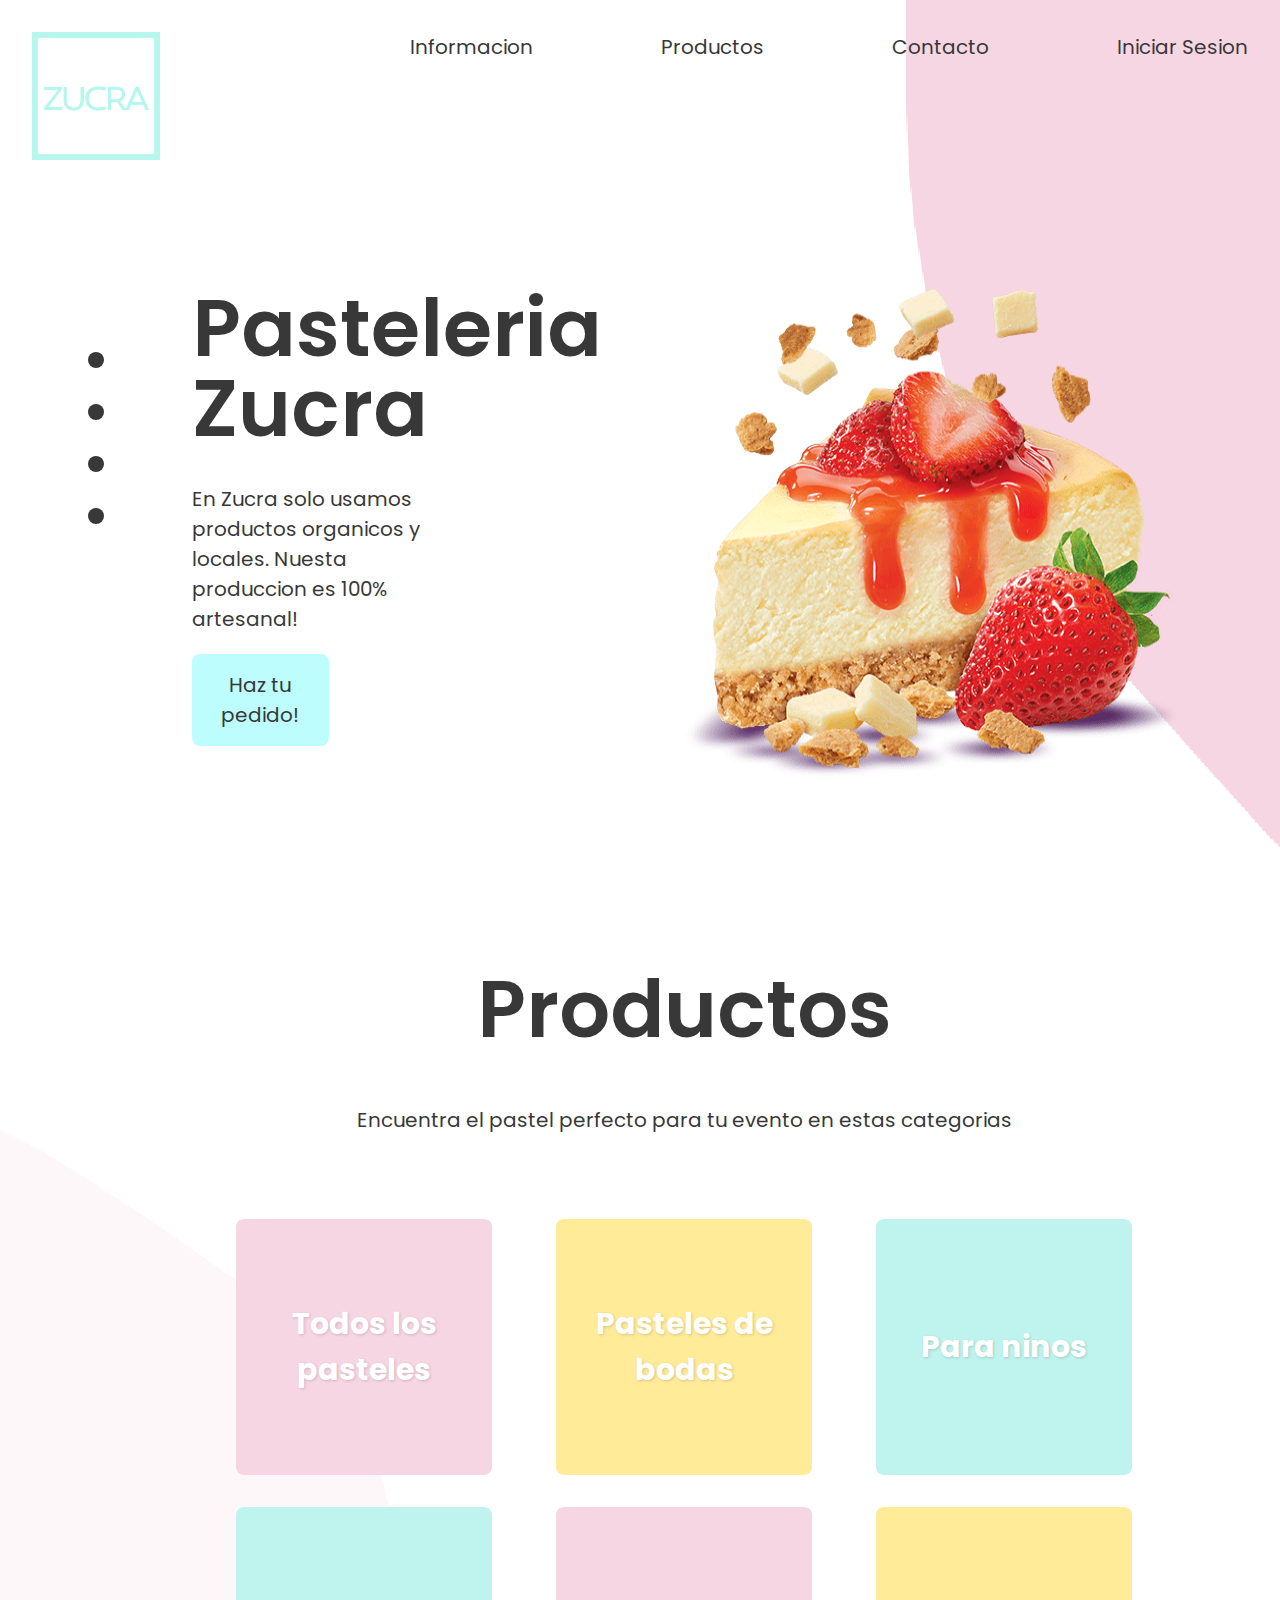
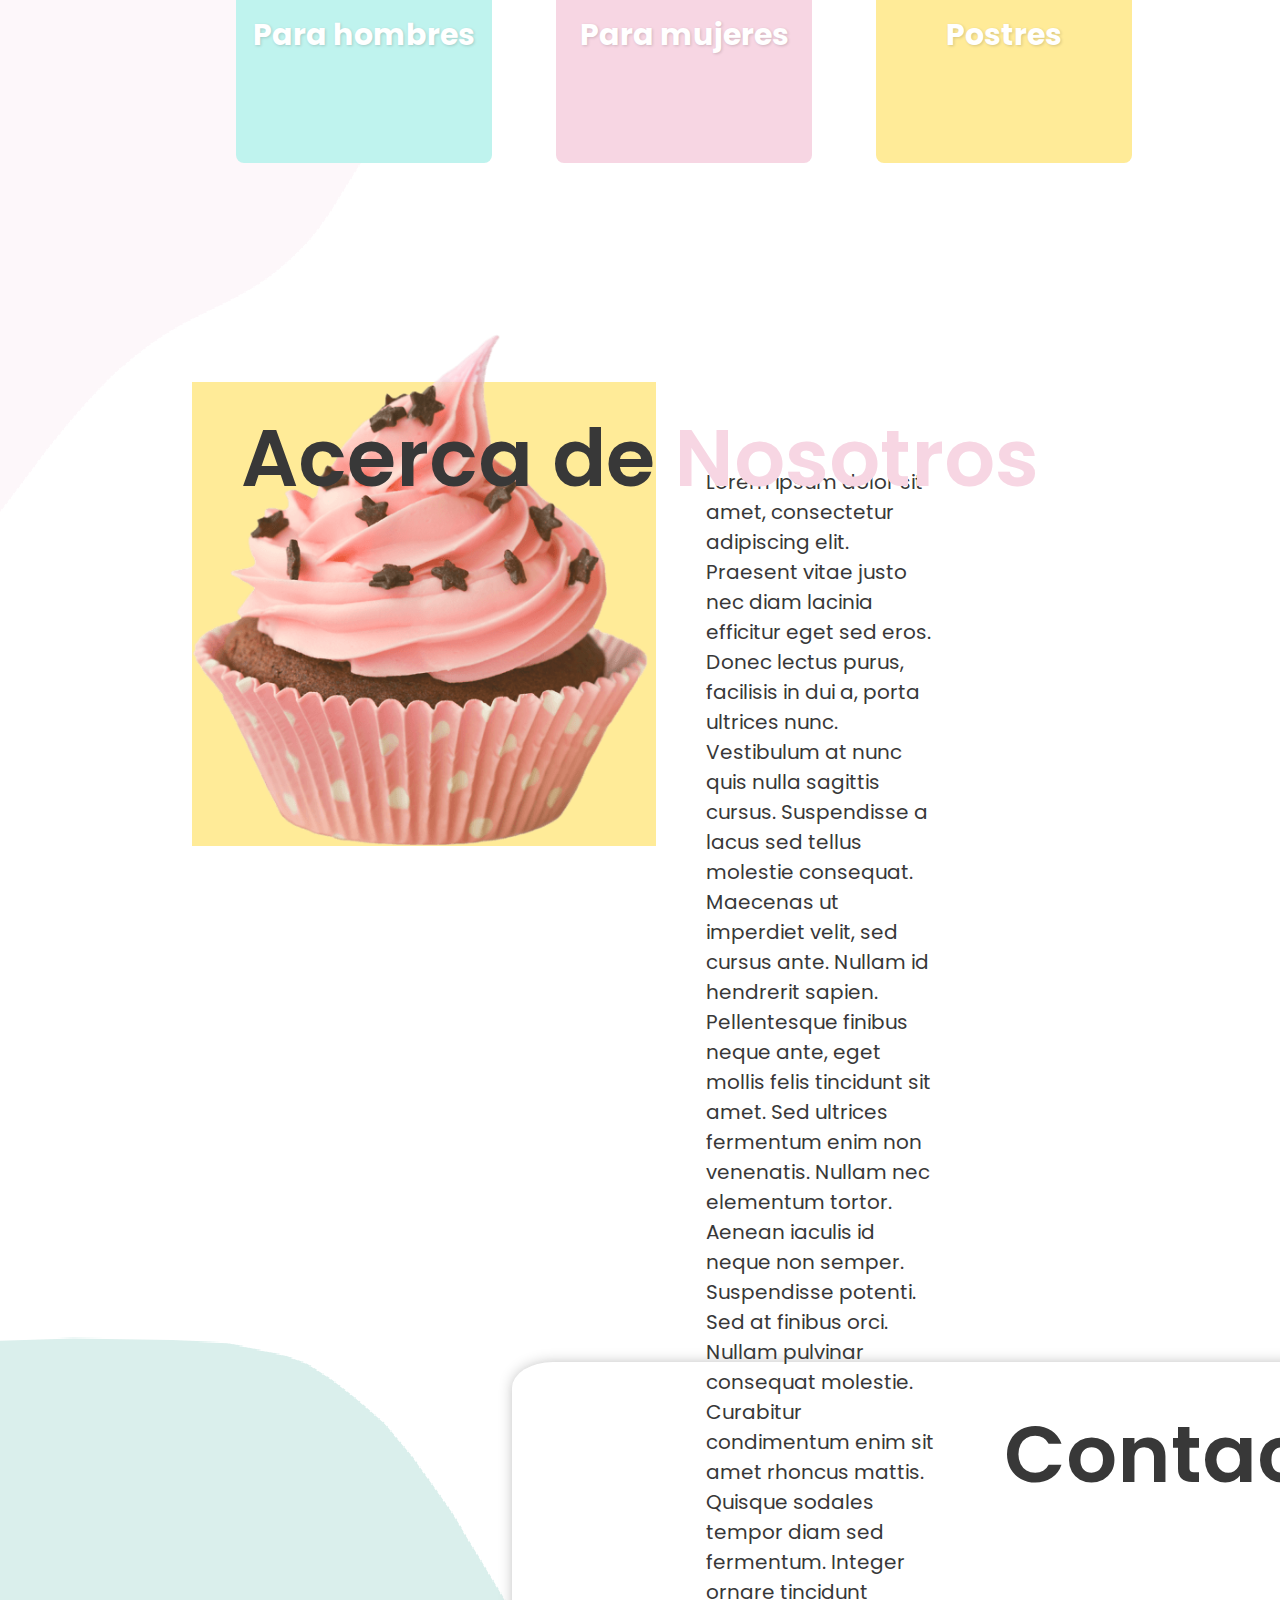
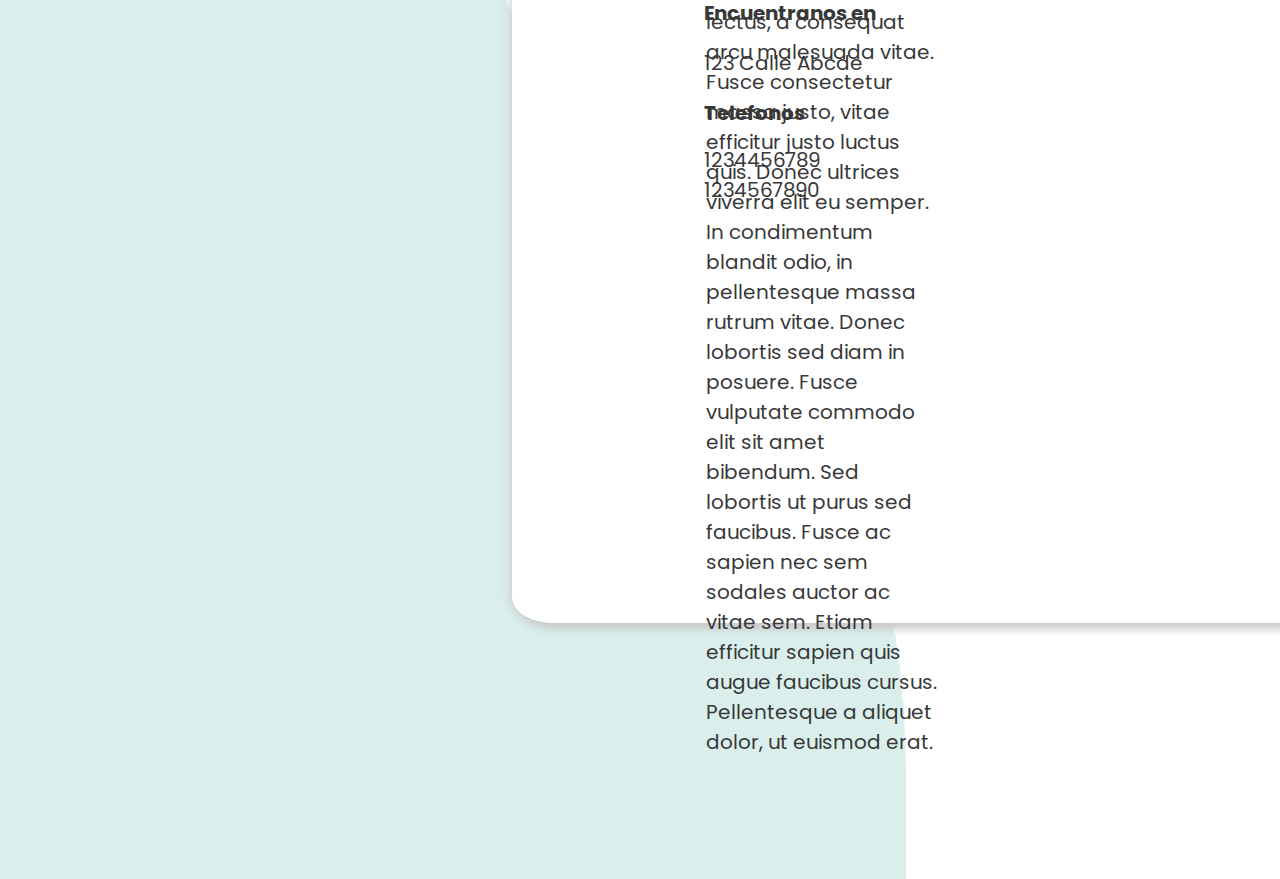
<file: index.html>
<!DOCTYPE html>
<html lang="en">




<head>
    <meta charset="UTF-8">
    <meta http-equiv="X-UA-Compatible" content="IE=edge">
    <meta name="viewport" content="width=device-width, initial-scale=1.0">
    <title>Pasteleria Zucra</title>
    <link rel="stylesheet" href="style.css">
</head>

<body>
    <header id="header">
        <div class="complete-header">
            <img class="logo" src="./img/Zucra.png" width="128px" </div>
            <div class="links">
                <a href="#about">Informacion</a>
                <a href="#productos">Productos</a>
                <a href="#contacto">Contacto</a>
                <a href="./login.html">Iniciar Sesion</a>
            </div>
    </header>
    <div class="navigation-bar">
        <div class="buttons-container">
            <a href="#header">
                <button class="nav-button"></button>
            </a>
            <a href="#productos">
                <button class="nav-button"></button>
            </a>
            <a href="#about">
                <button class="nav-button"></button>
            </a>
            <a href="#contacto">
                <button class="nav-button"></button>
            </a>
        </div>
    </div>
    <section class="main-info">
        <div class="texto1">
            <h1 id="nombre">
                <pre>
Pasteleria
Zucra</pre>
            </h1>
            <p class="descripcion">En Zucra solo usamos productos organicos y locales. Nuesta produccion es 100% artesanal!</p>
            <button id="pedido">Haz tu pedido!</button>
        </div>
        <img id="rebanada" src="./img/pastel.png">
    </section>




    <section class="productos" id="productos">
        <h1 id="nombre">Productos</h1>
        <p class="descripcion">Encuentra el pastel perfecto para tu evento en estas categorias</p>
        <div class="products-container-1">
            <button class="product" id="first-product">
                <h2 class="categorias">Todos los pasteles</h2>
            <button class="product" id="second-product">
                <h2 class="categorias">Pasteles de bodas</h2>
            <button class="product" id="third-product">
                <h2 class="categorias">Para ninos</h2>
        </div>
        <div class="products-container-2">
            <button class="product" id="fourth-product">
                <h2 class="categorias">Para hombres</h2>
            <button class="product" id="fifth-product">
                <h2 class="categorias">Para mujeres</h2>
            <button class="product" id="sixth-product">
                <h2 class="categorias">Postres</h2>
        </div>
    </section>


    
<section class="about" id="about">
    <div id="imagen-container">
        <div id="imagen-div"><img id="imagen"src="./img/cupcake.png"><div id="imagen-bg"></div></div>
        
    </div>
    
   <div class="acerca"><h1 id="nombre">Acerca de <span id="nosotros">Nosotros</span></h1></div> 
   <div id="texto"><p id="acerca-de-nosotros">Lorem ipsum dolor sit amet, consectetur adipiscing elit. Praesent vitae justo nec diam lacinia efficitur eget sed eros. Donec lectus purus, facilisis in dui a, porta ultrices nunc. Vestibulum at nunc quis nulla sagittis cursus. Suspendisse a lacus sed tellus molestie consequat. Maecenas ut imperdiet velit, sed cursus ante. Nullam id hendrerit sapien. Pellentesque finibus neque ante, eget mollis felis tincidunt sit amet.

    Sed ultrices fermentum enim non venenatis. Nullam nec elementum tortor. Aenean iaculis id neque non semper. Suspendisse potenti. Sed at finibus orci. Nullam pulvinar consequat molestie. Curabitur condimentum enim sit amet rhoncus mattis. Quisque sodales tempor diam sed fermentum.
    
    Integer ornare tincidunt lectus, a consequat arcu malesuada vitae. Fusce consectetur massa justo, vitae efficitur justo luctus quis. Donec ultrices viverra elit eu semper. In condimentum blandit odio, in pellentesque massa rutrum vitae. Donec lobortis sed diam in posuere. Fusce vulputate commodo elit sit amet bibendum. Sed lobortis ut purus sed faucibus. Fusce ac sapien nec sem sodales auctor ac vitae sem.
    
    Etiam efficitur sapien quis augue faucibus cursus. Pellentesque a aliquet dolor, ut euismod erat.</p></div>




</section>
<section class="contacto" id="contacto">
    <h1 id="nombre">Contacto</h1>
    <div class="contacto-info">

        <div id="texto-info-div">
            <p class="texto-info">
                <h2 class="texto-info">Encuentranos en</h2>
                <p class="texto-info">123 Calle Abcde</p>
                <h2 class="texto-info">Telefonos</h2>
        <pre class="texto-info">1234456789
1234567890
        </pre>
        
            </p>
        </div>
    <div class="mapouter">
        <div class="gmap_canvas "><iframe width="100% " height="512px" id="gmap_canvas " src="https://maps.google.com/maps?q=2880%20Broadway,%20New%20York&t=&z=13&ie=UTF8&iwloc=&output=embed " frameborder="0 " scrolling="no " marginheight="0
                " marginwidth="0 "></iframe>
            <a href="https://www.online-timer.net "></a><br>
            <style>

            </style>
            <a href="https://www.embedgooglemap.net "></a>
            
        </div>
    </div>
    </div>
</section>

</body>

</html>
</file>
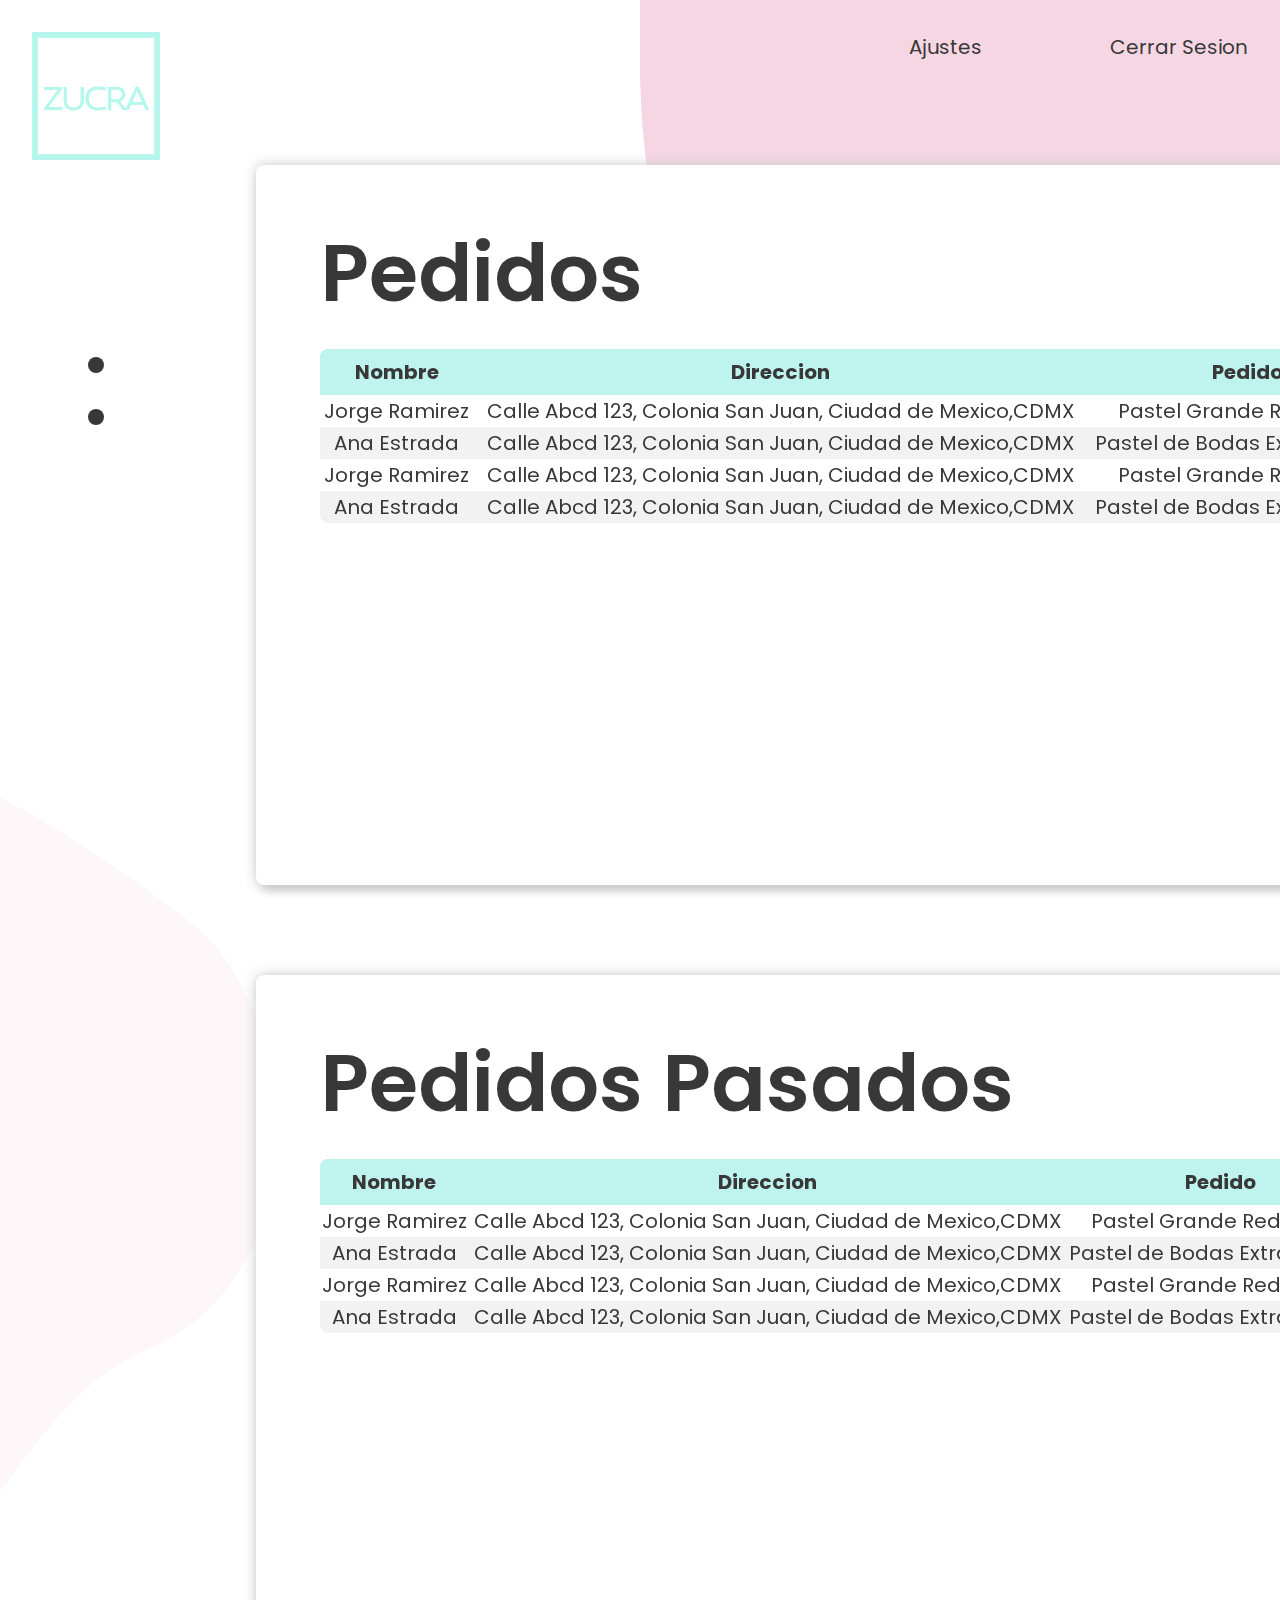
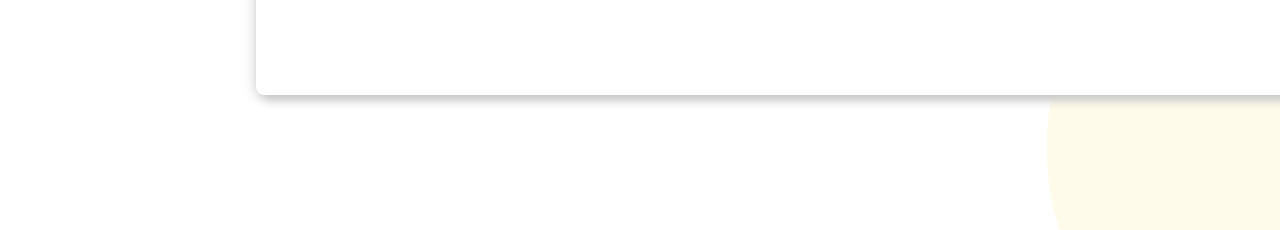
<file: admin.html>
<!DOCTYPE html>
<html lang="en">

<head>
    <meta charset="UTF-8">
    <meta http-equiv="X-UA-Compatible" content="IE=edge">
    <meta name="viewport" content="width=device-width, initial-scale=1.0">
    <title>Dashboard</title>
    <link rel="stylesheet" href="style.css" />
</head>

<body>
    <header id="header">
        <div class="complete-header">
            <a href="index.html"><img class="logo" src="./img/Zucra.png" width="128px">
            </a>
            <div class="links">
                <a href="#contacto">Ajustes</a>
                <a href="./login.html">Cerrar Sesion</a>
            </div>
        </div>
    </header>

    <div class="navigation-bar">
        <div class="buttons-container">
            <a href="#header">
                <button class="nav-button"></button>
            </a>
            <a href="#pasados">
                <button class="nav-button"></button>
            </a>

        </div>
    </div>

    <section class="pedidos" id="actuales">
        <h1 id="nombre">Pedidos</h1>
        <table id="clientes">
            <tr>
                <th>Nombre</th>
                <th>Direccion</th>
                <th>Pedido</th>
                <th>Costo</th>
                <th>Estado</th>
            </tr>
            <tr>
                <td>Jorge Ramirez</td>
                <td>Calle Abcd 123, Colonia San Juan, Ciudad de Mexico,CDMX</td>
                <td>Pastel Grande Red Velvet</td>
                <td>$600</td>
                <td>Pagado</td>
            </tr>
            <tr>
                <td>Ana Estrada</td>
                <td>Calle Abcd 123, Colonia San Juan, Ciudad de Mexico,CDMX</td>
                <td>Pastel de Bodas Extra Grande</td>
                <td>$3000</td>
                <td>Enviado</td>
            </tr>
            <tr>
                <td>Jorge Ramirez</td>
                <td>Calle Abcd 123, Colonia San Juan, Ciudad de Mexico,CDMX</td>
                <td>Pastel Grande Red Velvet</td>
                <td>$600</td>
                <td>Pagado</td>
            </tr>
            <tr>
                <td>Ana Estrada</td>
                <td>Calle Abcd 123, Colonia San Juan, Ciudad de Mexico,CDMX</td>
                <td>Pastel de Bodas Extra Grande</td>
                <td>$3000</td>
                <td>Enviado</td>
            </tr>

        </table>
    </section>

    <section class="pedidos" id="pasados">
        <h1 id="nombre">Pedidos Pasados</h1>
        <table id="clientes">
            <tr>
                <th>Nombre</th>
                <th>Direccion</th>
                <th>Pedido</th>
                <th>Costo</th>
                <th>Fecha</th>
            </tr>
            <tr>
                <td>Jorge Ramirez</td>
                <td>Calle Abcd 123, Colonia San Juan, Ciudad de Mexico,CDMX</td>
                <td>Pastel Grande Red Velvet</td>
                <td>$600</td>
                <td>06/03/2022</td>
            </tr>
            <tr>
                <td>Ana Estrada</td>
                <td>Calle Abcd 123, Colonia San Juan, Ciudad de Mexico,CDMX</td>
                <td>Pastel de Bodas Extra Grande</td>
                <td>$3000</td>
                <td>05/03/2022</td>
            </tr>
            <tr>
                <td>Jorge Ramirez</td>
                <td>Calle Abcd 123, Colonia San Juan, Ciudad de Mexico,CDMX</td>
                <td>Pastel Grande Red Velvet</td>
                <td>$600</td>
                <td>06/03/2022</td>
            </tr>
            <tr>
                <td>Ana Estrada</td>
                <td>Calle Abcd 123, Colonia San Juan, Ciudad de Mexico,CDMX</td>
                <td>Pastel de Bodas Extra Grande</td>
                <td>$3000</td>
                <td>05/03/2022</td>
            </tr>

        </table>
    </section>


</body>

</html>
</file>
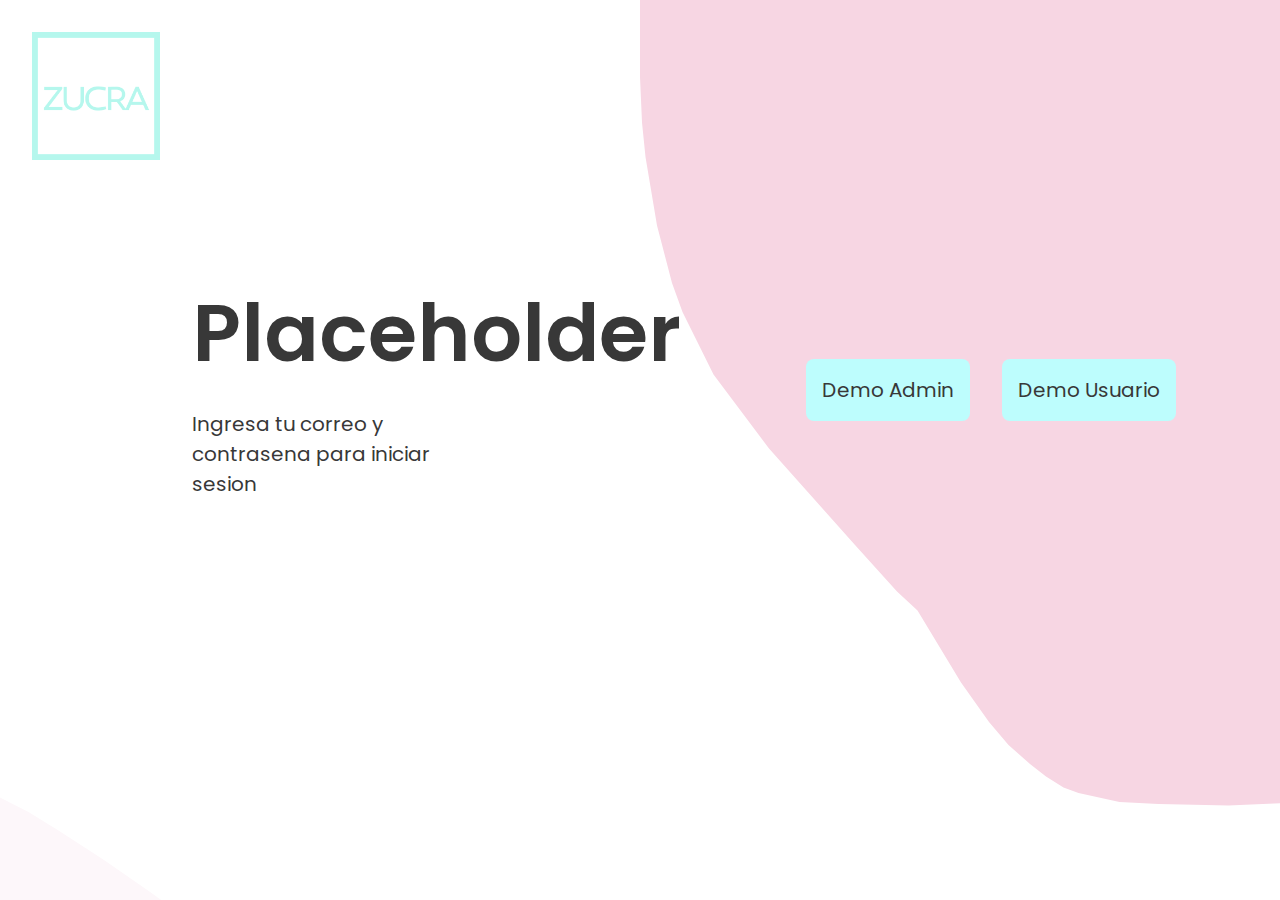
<file: login.html>
<!DOCTYPE html>
<html lang="en">

<head>
    <meta charset="UTF-8" />
    <meta http-equiv="X-UA-Compatible" content="IE=edge" />
    <meta name="viewport" content="width=device-width, initial-scale=1.0" />
    <link rel="stylesheet" href="style.css" />
    <title>Iniciar Sesion</title>
</head>

<body>
    <header id="header">
        <div class="complete-header">
            <a href="index.html"><img class="logo" src="./img/Zucra.png" width="128px"></a>
        </div>
    </header>
    <section class="main-info">
        <div class="texto1">
            <h1 id="nombre">Placeholder</h1>
            <p class="descripcion">
                Ingresa tu correo y contrasena para iniciar sesion
            </p>
        </div>
        <div class="botones-demo">
            <a href="./admin.html">
                <button class="demo">Demo Admin</button>
            </a>
            <a href="./usuario.html">
                <button class="demo">Demo Usuario</button>
            </a>
        </div>
    </section>
</body>

</html>
</file>
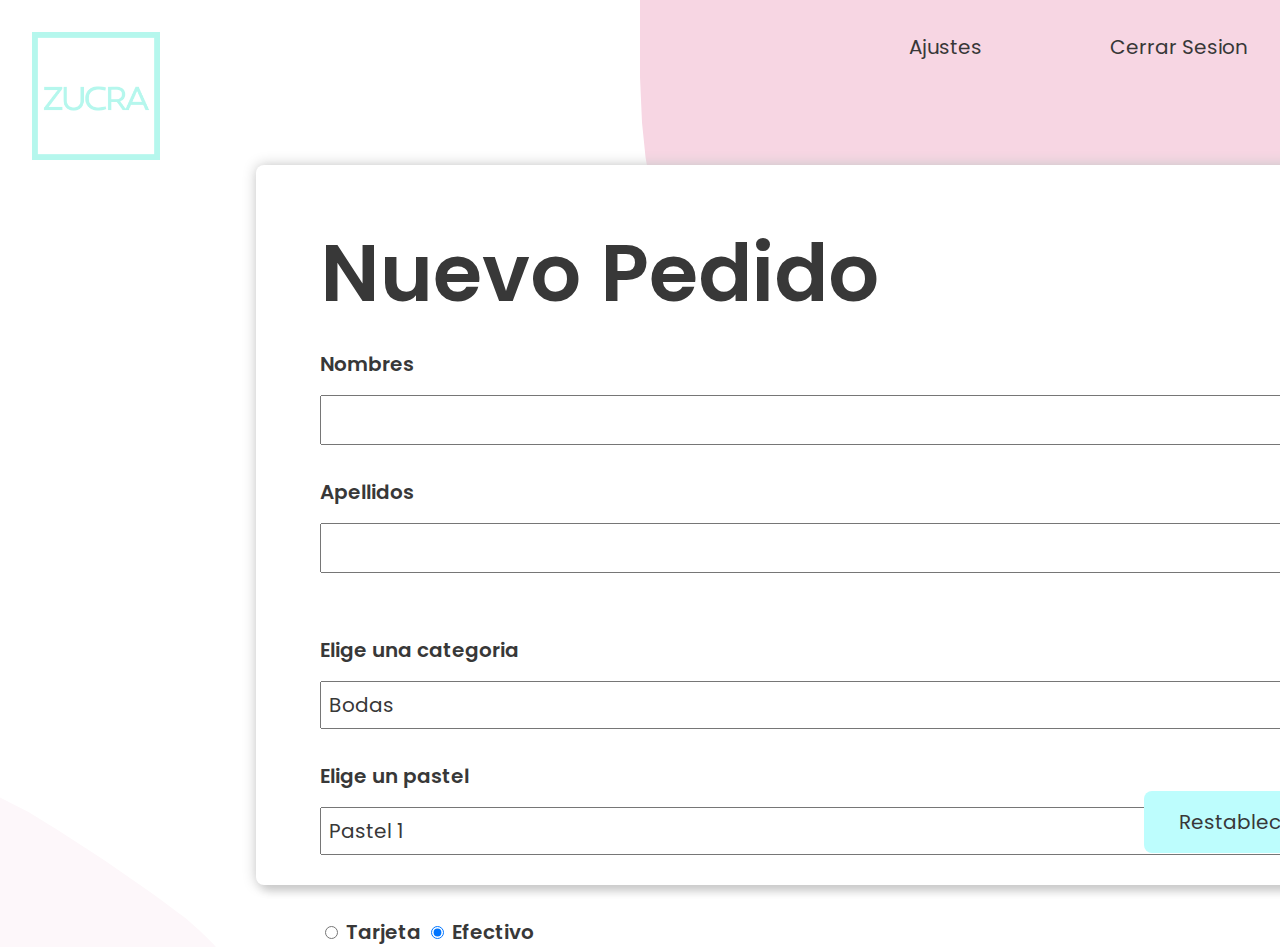
<file: nuevo-pedido.html>
<!DOCTYPE html>
<html lang="en">

<head>
    <meta charset="UTF-8">
    <meta http-equiv="X-UA-Compatible" content="IE=edge">
    <meta name="viewport" content="width=device-width, initial-scale=1.0">
    <title>Nuevo Pedido</title>
    <link rel="stylesheet" href="style.css" </head>

    <body>
        <header id="header">
            <div class="complete-header">
                <a href="index.html"><img class="logo" src="./img/Zucra.png" width="128px">
                </a>
                <div class="links">
                    <a href="#contacto">Ajustes</a>
                    <a href="./login.html">Cerrar Sesion</a>
                </div>
            </div>
        </header>
        <section class="pedidos" id="actuales">
            <h1 id="nombre">Nuevo Pedido</h1>
            <form>
                <label for="nombres">Nombres</label><br>
                <input type="text" id="nombres" name="nombres"><br>
                <label for="apellido">Apellidos</label><br>
                <input type="text" id="apellido" name="apellido">
                <br>
                <br>

                <label for="categorias">Elige una categoria</label>
                <br>

                <select id="categorias">
                    <option value="Bodas">Bodas</option>
                    <option value="Ninos">Ninos</option>
                    <option value="Mujer">Mujer</option>
                    <option value="Hombres">Hombres</option>
                    <option value="Postres">Postres</option>
                    <option value="Todos los pasteles">pasteles</option>
                  </select>
                <br>

                <label for="pasteles">Elige un pastel</label>
                <br>

                <select id="pasteles">
                      <option value="Pastel 1">Pastel 1</option>
                      <option value="Pastel 2">Pastel 2</option>
                      <option value="Pastel 3">Pastel 3</option>
                      <option value="Pastel 4">Pastel 4</option>
                      <option value="Pastel 5">Pastel 5</option>
                      <option value="Pastel 6">Pastel 6</option>
                      </select>
                <br>
                <br>
                <input type="radio" id="Tarjeta" name="Pago" value="Tarjeta" checked>
                <label for="Tarjeta">Tarjeta</label>
                <input type="radio" id="Efectivo" name="Pago" value="Efectivo" checked>
                <label for="Efectivo">Efectivo</label>

                <div class="botones">

                    <input type="reset" value="Restablecer">
                    <input type="submit" value="Enviar">
                </div>
            </form>
    </body>

</html>
</file>
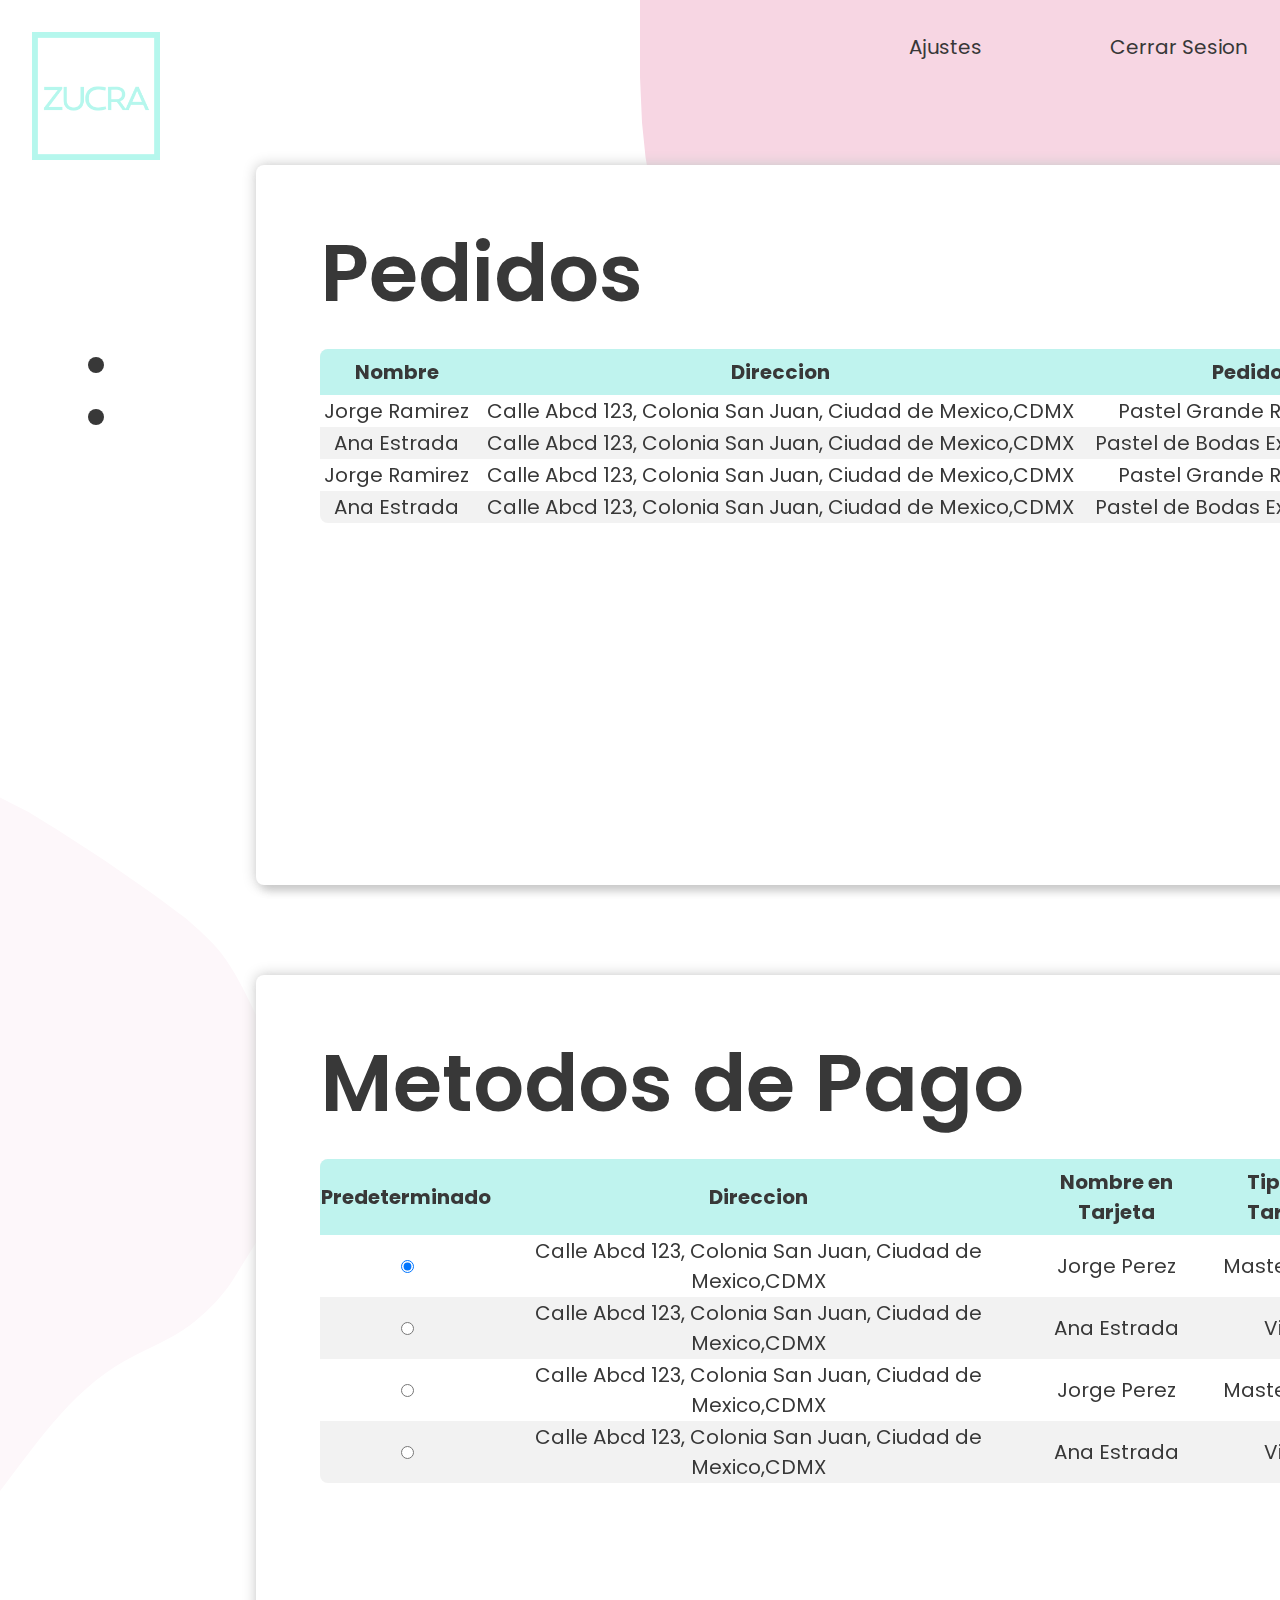
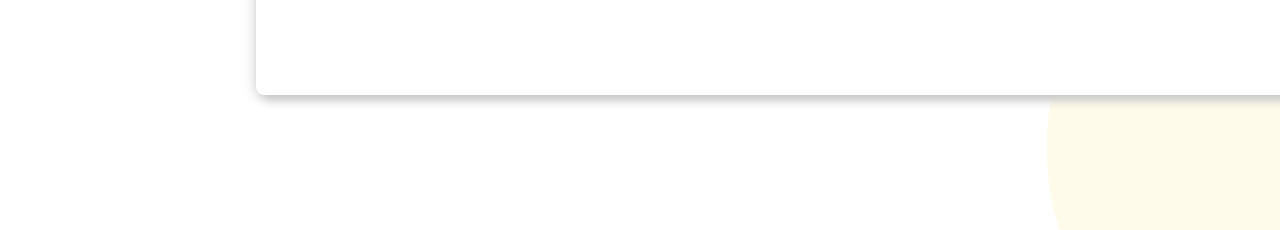
<file: usuario.html>
<!DOCTYPE html>
<html lang="en">

<head>
    <meta charset="UTF-8">
    <meta http-equiv="X-UA-Compatible" content="IE=edge">
    <meta name="viewport" content="width=device-width, initial-scale=1.0">
    <title>Mis Pedidos</title>
    <link rel="stylesheet" href="style.css" />
</head>

<body>
    <header id="header">
        <div class="complete-header">
            <a href="index.html"><img class="logo" src="./img/Zucra.png" width="128px">
            </a>
            <div class="links">
                <a href="#contacto">Ajustes</a>
                <a href="./login.html">Cerrar Sesion</a>
            </div>
        </div>
    </header>

    <div class="navigation-bar">
        <div class="buttons-container">
            <a href="#header">
                <button class="nav-button"></button>
            </a>
            <a href="#pasados">
                <button class="nav-button"></button>
            </a>

        </div>
    </div>

    <section class="pedidos" id="actuales">
        <h1 id="nombre">Pedidos</h1>
        <table id="clientes">
            <tr>
                <th>Nombre</th>
                <th>Direccion</th>
                <th>Pedido</th>
                <th>Costo</th>
                <th>Estado</th>
            </tr>
            <tr>
                <td>Jorge Ramirez</td>
                <td>Calle Abcd 123, Colonia San Juan, Ciudad de Mexico,CDMX</td>
                <td>Pastel Grande Red Velvet</td>
                <td>$600</td>
                <td>Pagado</td>
            </tr>
            <tr>
                <td>Ana Estrada</td>
                <td>Calle Abcd 123, Colonia San Juan, Ciudad de Mexico,CDMX</td>
                <td>Pastel de Bodas Extra Grande</td>
                <td>$3000</td>
                <td>Enviado</td>
            </tr>
            <tr>
                <td>Jorge Ramirez</td>
                <td>Calle Abcd 123, Colonia San Juan, Ciudad de Mexico,CDMX</td>
                <td>Pastel Grande Red Velvet</td>
                <td>$600</td>
                <td>Pagado</td>
            </tr>
            <tr>
                <td>Ana Estrada</td>
                <td>Calle Abcd 123, Colonia San Juan, Ciudad de Mexico,CDMX</td>
                <td>Pastel de Bodas Extra Grande</td>
                <td>$3000</td>
                <td>Enviado</td>
            </tr>

        </table>
        <a href="./nuevo-pedido.html"><button id="nuevo-pedido">Nuevo Pedido</button></a>
    </section>
    <section class="pedidos" id="pasados">
        <h1 id="nombre">Metodos de Pago</h1>
        <table id="clientes">
            <tr>
                <th>Predeterminado</th>
                <th>Direccion</th>
                <th>Nombre en Tarjeta</th>
                <th>Tipo de Tarjeta</th>
                <th>Fecha de Expiracion</th>
            </tr>
            <tr>
                <td><input type="radio" id="huey" name="drone" value="activo" checked>
                </td>
                <td>Calle Abcd 123, Colonia San Juan, Ciudad de Mexico,CDMX</td>
                <td>Jorge Perez</td>
                <td>MasterCard</td>
                <td>03/2022</td>
            </tr>
            <tr>
                <td><input type="radio" id="huey" name="drone" value="activo"></td>
                <td>Calle Abcd 123, Colonia San Juan, Ciudad de Mexico,CDMX</td>
                <td>Ana Estrada</td>
                <td>Visa</td>
                <td>03/2022</td>
            </tr>
            <tr>
                <td><input type="radio" id="huey" name="drone" value="activo"></td>
                <td>Calle Abcd 123, Colonia San Juan, Ciudad de Mexico,CDMX</td>
                <td>Jorge Perez</td>
                <td>MasterCard</td>
                <td>03/2022</td>
            </tr>
            <tr>
                <td><input type="radio" id="huey" name="drone" value="activo"></td>
                <td>Calle Abcd 123, Colonia San Juan, Ciudad de Mexico,CDMX</td>
                <td>Ana Estrada</td>
                <td>Visa</td>
                <td>03/2022</td>
            </tr>


        </table>
        <button id="nuevo-pedido">Agregar Forma de Pago</button>
    </section>
</body>

</html>
</file>
<file: style.css>
@import url('https://fonts.googleapis.com/css2?family=Poppins:ital,wght@0,100;0,200;0,300;0,400;0,500;0,600;0,700;0,800;0,900;1,100;1,200;1,300;1,400;1,500;1,600;1,700;1,800;1,900&display=swap');
html {
    font-size: 62.5%;
    scroll-behavior: smooth;
}

* {
    color: #383838;
    box-sizing: border-box;
    font-family: Poppins;
}

a {
    font-family: Poppins;
    text-decoration: none;
    color: #383838;
}

a:hover {
    box-shadow: #383838;
    text-shadow: 1px 1px 3px #00000028;
    transition: .6s;
}

.complete-header {
    display: flex;
    margin-top: 32px;
    margin-left: 32px;
}

body {
    background-image: url("./img/background.svg");
    background-size: cover;
    margin: 0px;
}

.links {
    display: flex;
    margin-left: auto;
    gap: 128px;
    margin-right: 32px;
    font-size: 2rem;
}

pre {
    margin: 0px;
}

#nombre {
    font-weight: 600;
    margin-left: 0px;
    font-size: 8rem;
    margin-bottom: 16px;
    margin-top: 0px;
}

.main-info {
    display: flex;
    justify-content: space-between;
    margin-top: 128px;
}

.texto1 {
    display: flex;
    flex-direction: column;
    margin-left: 192px;
    max-width: 20%;
    line-height: 1;
}

.descripcion {
    font-size: 2rem;
    line-height: 1.5;
}

#rebanada {
    margin-right: 192px;
}

section {
    min-width: 1368px;
}

pre {
    display: inline;
}

#pedido {
    background-color: rgb(189, 253, 253);
    font-size: 2rem;
    border-style: none;
    border-radius: 8px;
    margin-top: auto;
    margin-bottom: 32px;
    padding-top: 16px;
    padding-bottom: 16px;
    width: 50%;
}

.navigation-bar {
    display: inline;
    width: 192px;
    border-style: none;
    position: fixed;
    height: 75%;
}

.buttons-container {
    justify-content: flex-start;
    display: flex;
    flex-direction: column;
    height: 100%;
    align-items: center;
    gap: 32px;
    margin-top: 192px;
}

.nav-button {
    height: 16px;
    width: 16px;
    border-radius: 50%;
    border-style: none;
    background-color: #383838;
}

.productos {
    margin-top: 128px;
    display: flex;
    justify-content: center;
    flex-direction: column;
    align-items: center;
    height: 100vh;
}

.products-container-1 {
    display: flex;
    justify-content: center;
    gap: 64px;
    flex-wrap: wrap;
    margin-top: 64px;
}

.products-container-2 {
    display: flex;
    justify-content: center;
    gap: 64px;
    flex-wrap: wrap;
    margin-top: 32px;
}

.product {
    width: 256px;
    height: 256px;
    border-style: none;
    border-radius: 8px;
}

.product:hover {
    box-shadow: 5px 5px 8px 0px #C4C4C4, 0px 0px 18px 0px rgba(158, 158, 158, 0.18);
    transition: .5s;
}

#first-product {
    background-color: #f7d6e3;
}

#second-product {
    background-color: #ffeb98;
}

#third-product {
    background-color: #bff3ee;
}

#fourth-product {
    background-color: #bff3ee;
}

#fifth-product {
    background-color: #f7d6e3;
}

#sixth-product {
    background-color: #ffeb98;
}

.categorias {
    color: white;
    text-align: center;
    font-size: 3rem;
    text-shadow: 1px 1px 3px #00000028;
}

.acerca {
    display: inline;
    position: absolute;
    width: fit-content;
    margin-left: auto;
    margin-right: auto;
    left: 0;
    right: 0;
    margin-top: 64px;
}

#imagen-container {
    width: 50%;
    height: 512px;
    border-style: none;
    display: flex;
    justify-content: flex-end;
}

#imagen-bg {
    background-color: #ffeb98;
    height: 464px;
    width: 464px;
    margin-right: 64px;
    margin-top: 48px;
}

#texto {
    max-width: 50%;
    margin-top: 12.5%;
    padding-left: 64px;
    font-size: 2rem;
}

.about {
    display: flex;
    margin-left: 192px;
    margin-right: 192px;
    justify-content: center;
    min-width: 900px;
    margin-top: 128px;
    height: 100vh;
}

#nosotros {
    color: #f7d6e3;
}

#imagen-div {
    height: 100%;
    min-width: 50%;
    position: relative;
}

#imagen {
    opacity: .8;
    height: 512px;
    position: absolute;
    margin-right: 64px;
}

#acerca-de-nosotros {
    width: 60%;
}

.contacto {
    align-items: center;
    flex-direction: column;
    margin-top: 128px;
    display: flex;
    padding-top: 32px;
    background-color: white;
    margin-bottom: 256px;
    margin-left: 512px;
    margin-right: 512px;
    background-color: white;
    box-shadow: 5px 5px 10px 0px #C9C9C9, 0px 0px 14px 0px #C9C9C9;
    border-radius: 3%;
}

.mapouter {
    text-align: left;
    width: 50%;
}

.contacto-info {
    display: flex;
    margin-top: 48px;
    margin-bottom: 128px;
    justify-content: center;
    width: 100%;
    padding-left: 192px;
    padding-right: 192px;
    gap: 64px
}

.texto-info {
    font-size: 2rem;
}

#texto-info-div {
    /*transform: translateX(75%);*/
    width: 50%;
}

.botones-demo {
    display: flex;
    margin-right: 192px;
    gap: 32px;
    align-items: center;
}

.demo {
    padding-left: 16px;
    padding-right: 16px;
    background-color: rgb(189, 253, 253);
    font-size: 2rem;
    border-style: none;
    border-radius: 8px;
    margin-top: auto;
    margin-bottom: 32px;
    padding-top: 16px;
    padding-bottom: 16px;
}

button:hover {
    background-color: #ffeb98;
    transition: .6s;
}

#pedido:hover {
    background-color: #ffeb98;
    transition: .6s;
}

.pedidos {
    height: 80vh;
    border-radius: 8px;
    background-color: white;
    padding: 48px 64px 32px 64px;
    margin-left: 256px;
    margin-right: 256px;
    box-shadow: 5px 5px 10px 0px #C9C9C9, 0px 0px 14px 0px #C9C9C9;
    position: relative;
}

#clientes tr:nth-child(odd) {
    background-color: #f2f2f2
}

#clientes tr:hover {
    background-color: #ffeb98;
}

#clientes {
    width: 100%;
    font-size: 2rem;
    border-collapse: collapse;
    border-radius: 8px;
    text-align: center;
    overflow: hidden;
}

#clientes th {
    background-color: #bff3ee;
    padding-top: 8px;
    padding-bottom: 8px;
}

#pasados {
    margin-top: 10vh;
    margin-bottom: 15vh;
}

#nuevo-pedido {
    position: absolute;
    bottom: 0px;
    background-color: rgb(189, 253, 253);
    font-size: 2rem;
    border-style: none;
    border-radius: 8px;
    margin-top: auto;
    margin-bottom: 32px;
    padding-top: 16px;
    padding-bottom: 16px;
    width: 256px;
    right: 64px;
}

#nuevo-pedido:hover {
    background-color: #ffeb98;
    transition: .6s;
}

form {
    font-size: 2rem;
}

input[type=text] {
    width: 100%;
    padding: 8px 4px;
    margin: 16px 0;
    margin-bottom: 32px;
    font-size: 2rem;
    box-sizing: border-box;
}

input[type=text] {
    width: 100%;
    padding: 8px 4px;
    margin: 16px 0;
    margin-bottom: 32px;
    font-size: 2rem;
    box-sizing: border-box;
}

label {
    font-size: 2rem;
    font-weight: 600;
    margin-top: 32px;
}

select {
    width: 100%;
    padding: 8px 4px;
    margin: 16px 0;
    margin-bottom: 32px;
    font-size: 2rem;
    box-sizing: border-box;
}

.botones {
    display: flex;
    justify-content: space-between;
    gap: 32px;
    position: absolute;
    bottom: 0px;
    right: 64px;
}

input[type=submit] {
    background-color: rgb(189, 253, 253);
    font-size: 2rem;
    border-style: none;
    border-radius: 8px;
    margin-top: auto;
    margin-bottom: 32px;
    padding-top: 16px;
    padding-bottom: 16px;
    width: 192px;
}

input[type=reset] {
    background-color: rgb(189, 253, 253);
    font-size: 2rem;
    border-style: none;
    border-radius: 8px;
    margin-left: 32px;
    margin-top: auto;
    margin-bottom: 32px;
    padding-top: 16px;
    padding-bottom: 16px;
    width: 192px;
}
</file>
